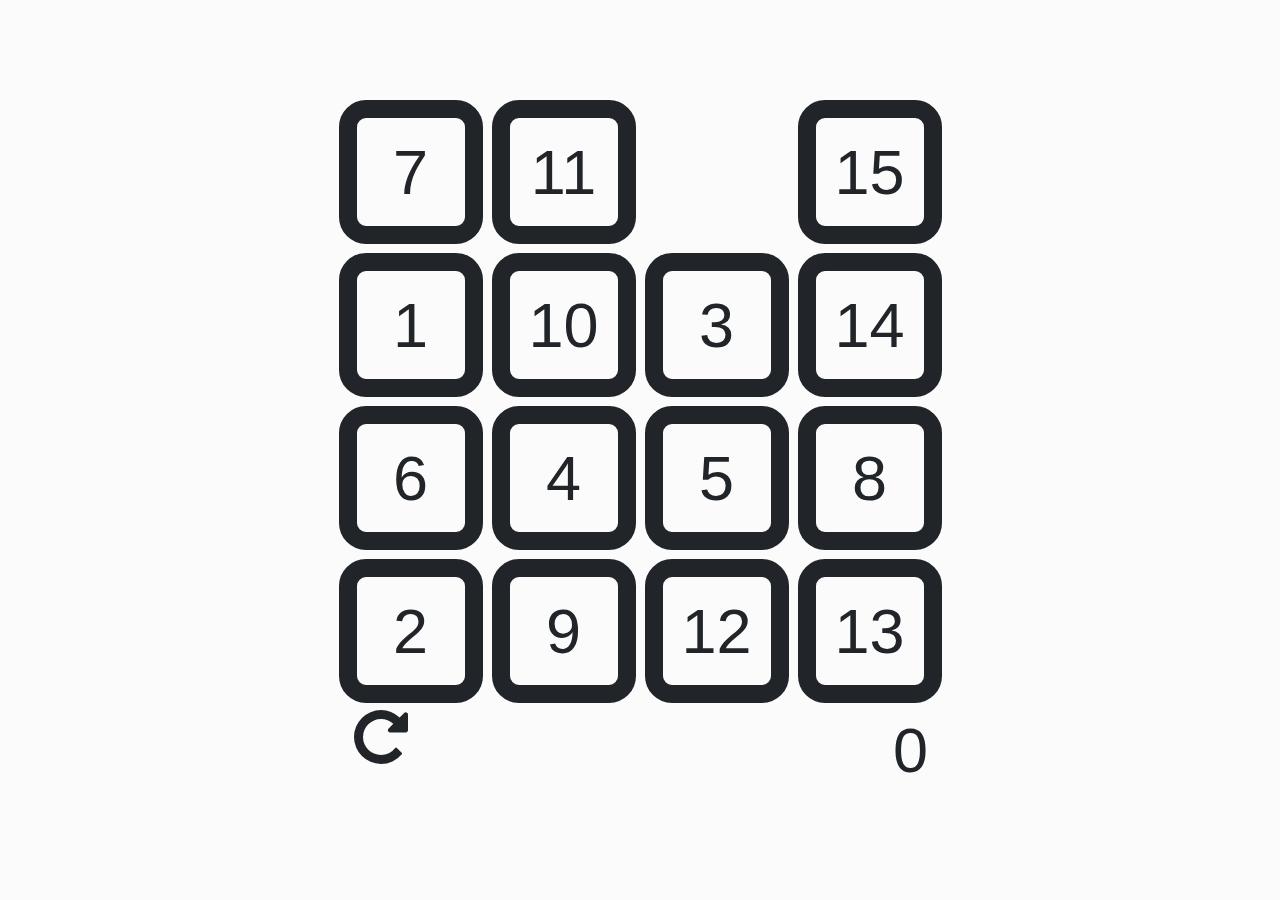
<file: 15Puzzle.html>
<!DOCTYPE html>
<html>    
    <head>
        <link rel="stylesheet" href="https://stackpath.bootstrapcdn.com/bootstrap/4.3.1/css/bootstrap.min.css" integrity="sha384-ggOyR0iXCbMQv3Xipma34MD+dH/1fQ784/j6cY/iJTQUOhcWr7x9JvoRxT2MZw1T" crossorigin="anonymous">
        <meta name="viewport" content="width=device-width, initial-scale=1, shrink-to-fit=no">
        <link rel="stylesheet" href="15Puzzle.css">
        <link rel="stylesheet"  type ="text/css"href="index.css">
        <link rel="stylesheet" href="https://cdnjs.cloudflare.com/ajax/libs/font-awesome/4.7.0/css/font-awesome.min.css">
        <script src="15Puzzle.js"></script>
        <title>15 Puzzle | Andrey Sabile</title>
    </head>

    <body class="home-body">
        <nav>

        </nav>
        <span id="grid">
        </span>

        <div class="UI-buttons">
            <div class=" fa fa-repeat" id="refresh" onclick="start()" style="cursor: pointer;"></div>
            <p id="moves"></div>
        </div>
        <script src="https://code.jquery.com/jquery-3.3.1.slim.min.js" integrity="sha384-q8i/X+965DzO0rT7abK41JStQIAqVgRVzpbzo5smXKp4YfRvH+8abtTE1Pi6jizo" crossorigin="anonymous"></script>
        <script src="https://cdnjs.cloudflare.com/ajax/libs/popper.js/1.14.7/umd/popper.min.js" integrity="sha384-UO2eT0CpHqdSJQ6hJty5KVphtPhzWj9WO1clHTMGa3JDZwrnQq4sF86dIHNDz0W1" crossorigin="anonymous"></script>
        <script src="https://stackpath.bootstrapcdn.com/bootstrap/4.3.1/js/bootstrap.min.js" integrity="sha384-JjSmVgyd0p3pXB1rRibZUAYoIIy6OrQ6VrjIEaFf/nJGzIxFDsf4x0xIM+B07jRM" crossorigin="anonymous"></script>
    </body>
</file>
<file: 15Puzzle.css>
body{
    background-color: #fbfbfb;
    animation: fade-in-down .6s;
    animation-delay: 0.3s;
    animation-fill-mode: both;
    display: flex;
    flex-direction: column;
    margin-top: 100px;
    align-items: center;
    font-family: Arial, Helvetica, sans-serif;
}

#grid{
    display: grid;
    grid-template-columns: repeat(4, 1fr);
    grid-template-rows: repeat(4, 1fr);
    grid-column-gap: 1vmin;
    grid-row-gap: 1vmin;
    
}

.box{
    border: 2vmin solid;
    width: 16vmin;
    height: 16vmin;
    display: flex;
    justify-content: center;
    align-items: center;
    font-size: 7vmin;
    cursor: pointer;
    border-radius: 3vh;
}

.blank{
    width: 16vmin;
    height: 16vmin;
    display: flex;
    justify-content: center;
    align-items: center;
    font-size: 7vmin;
}

.UI-buttons{
    font-size: 7vmin;
    display: flex;
    flex-flow: row nowrap;
    width: 64vmin;
}

#refresh{
    order:1;
}
#moves{
    order: 2;
    margin-left: auto;
    margin-top: 0px;
}

ion-icon{
    font-size: 7vmin;
}
</file>
<file: index.css>
.home-body{
    background-color: #fbfbfb;
}
@keyframes fade-in-down{
    0% {
        opacity: 0;
        transform: translateY(-20px);
     }
     100% {
        opacity: 1;
        transform: translateY(0);
     }
  }
.home-header{
    display: block;
    margin: 100px auto 0px auto;
    text-align: center;
    position: relative;
    animation: fade-in-down .6s;
    animation-delay: 0.3s;
    animation-fill-mode: both;
}
.profile-photo{
    position: relative;
    width: 150px;
    overflow: hidden;
    border-radius: 50%;
}
.description{
    font-size: 19px;
}
.home-hr{
    width: 50%;
}
.fa{
    padding: 2px;
    font-size: 30px;
    width: 50px;
    text-align: center;
    text-decoration: none;
    border-radius: 50%;
}
.fa:hover {
    opacity: 0.7;
}

a.fa{
    color: black;
}

.container-cards{
    margin-top: 100px;
    animation: fade-in-down .6s;
    animation-delay: 0.3s;
    animation-fill-mode: both;
}

.card-img-top {
    width:100%;
    height: 20vh;
    object-fit: cover;
}

main-paragraph{
    margin: 100px auto 0px auto;
    text-align: center;
}

main-heading{
    margin-bottom: 100px;
}
</file>
